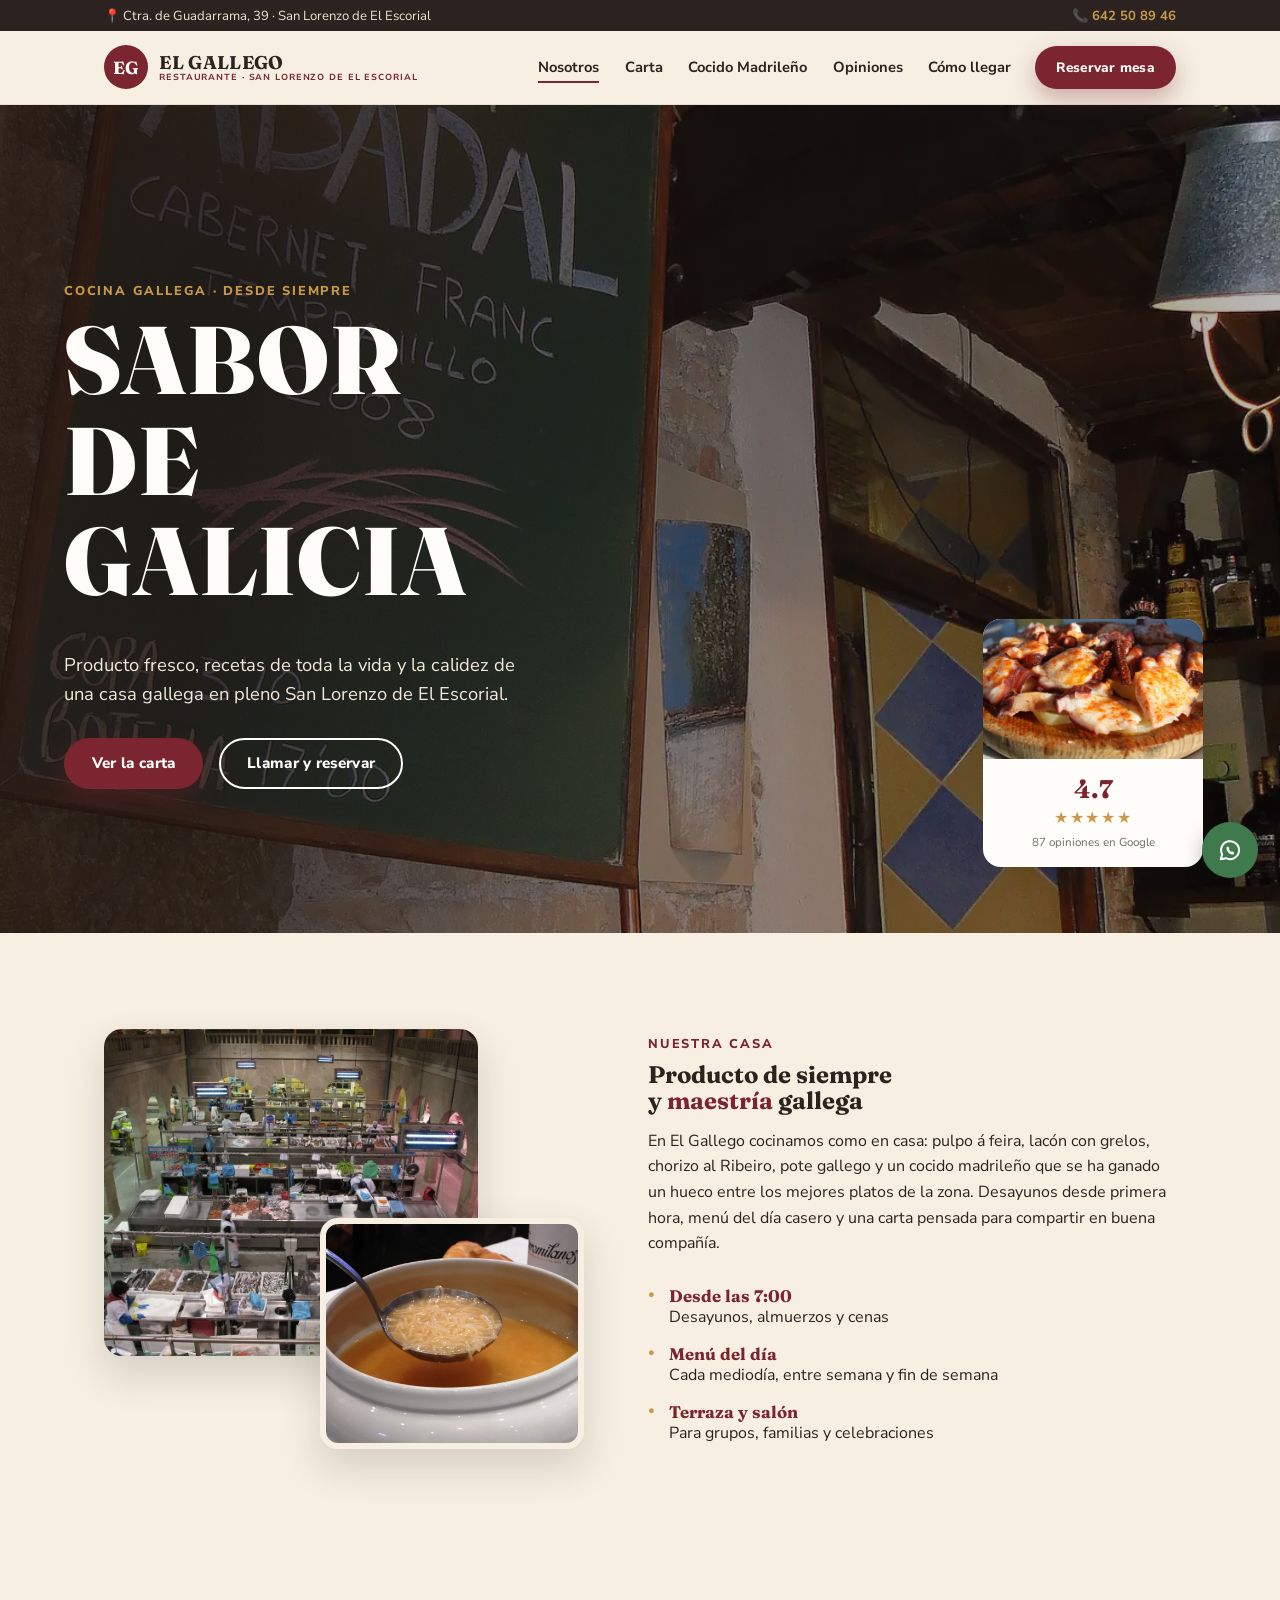
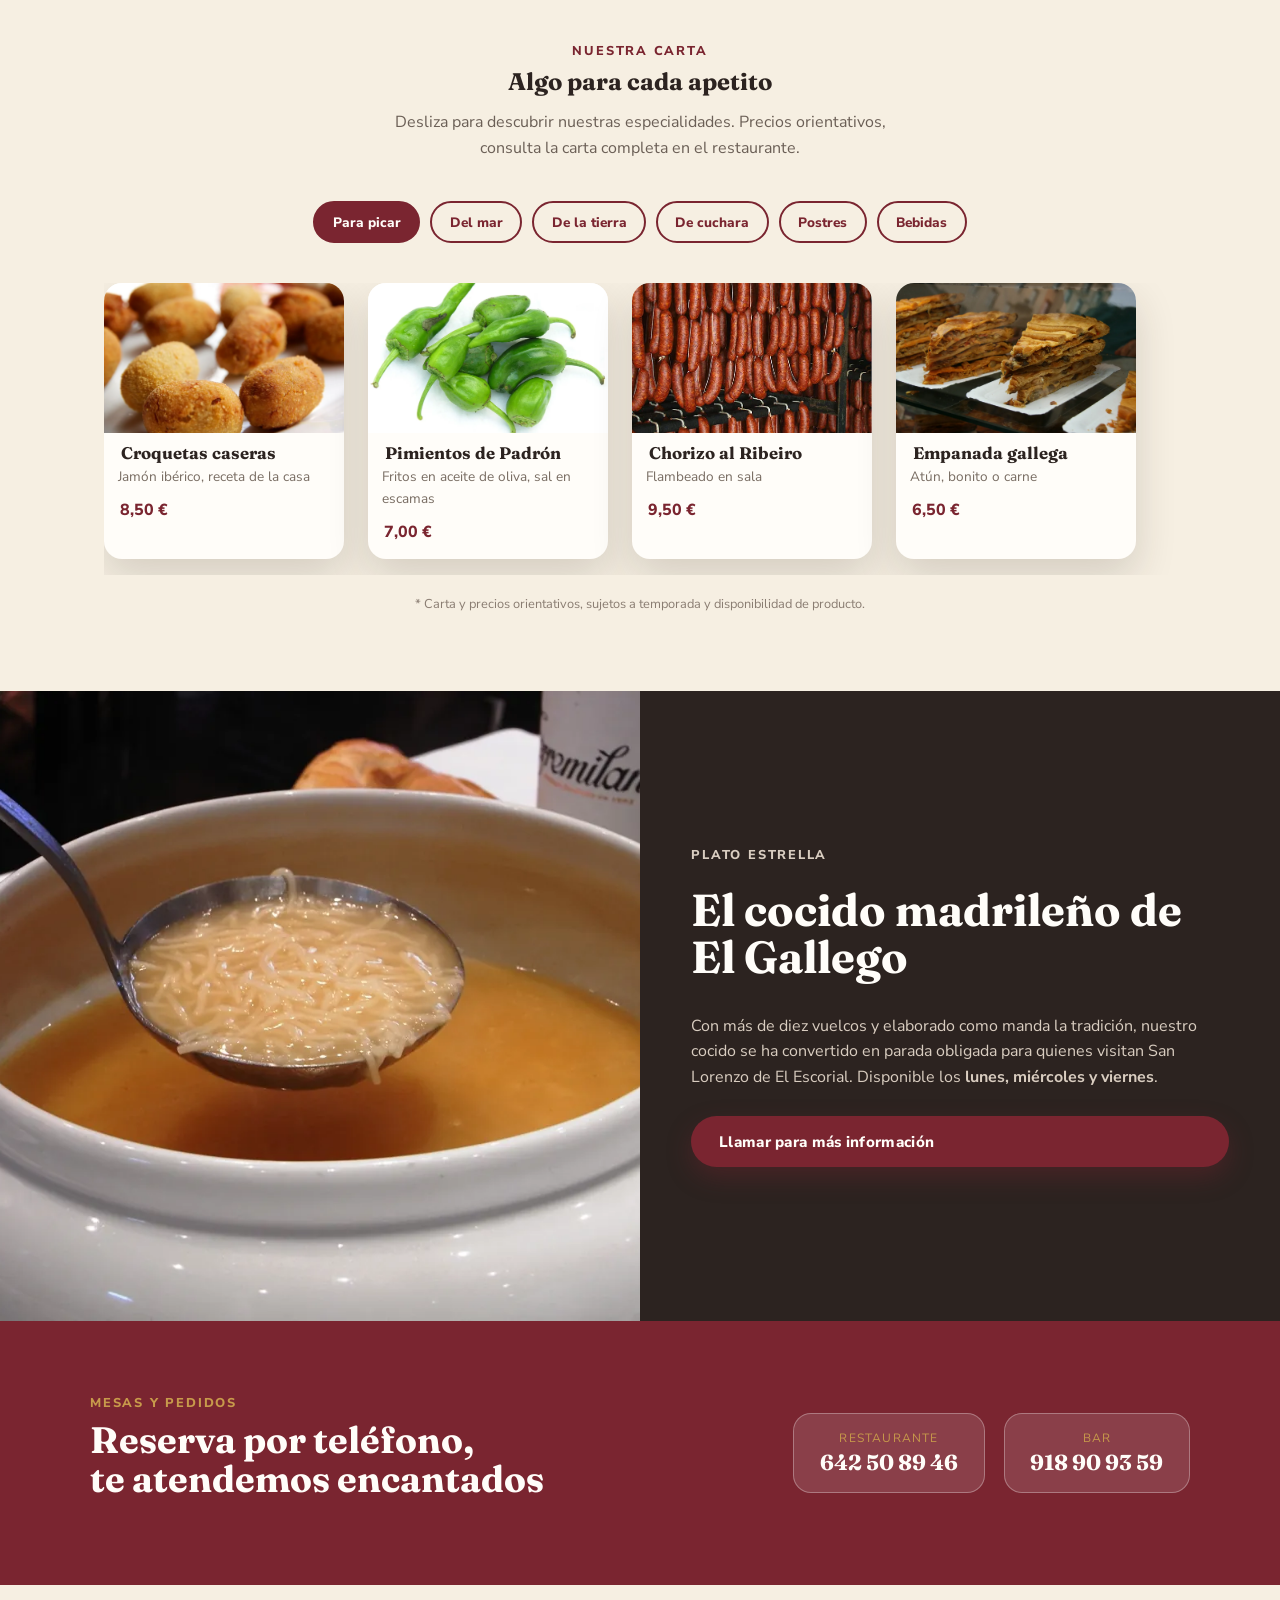
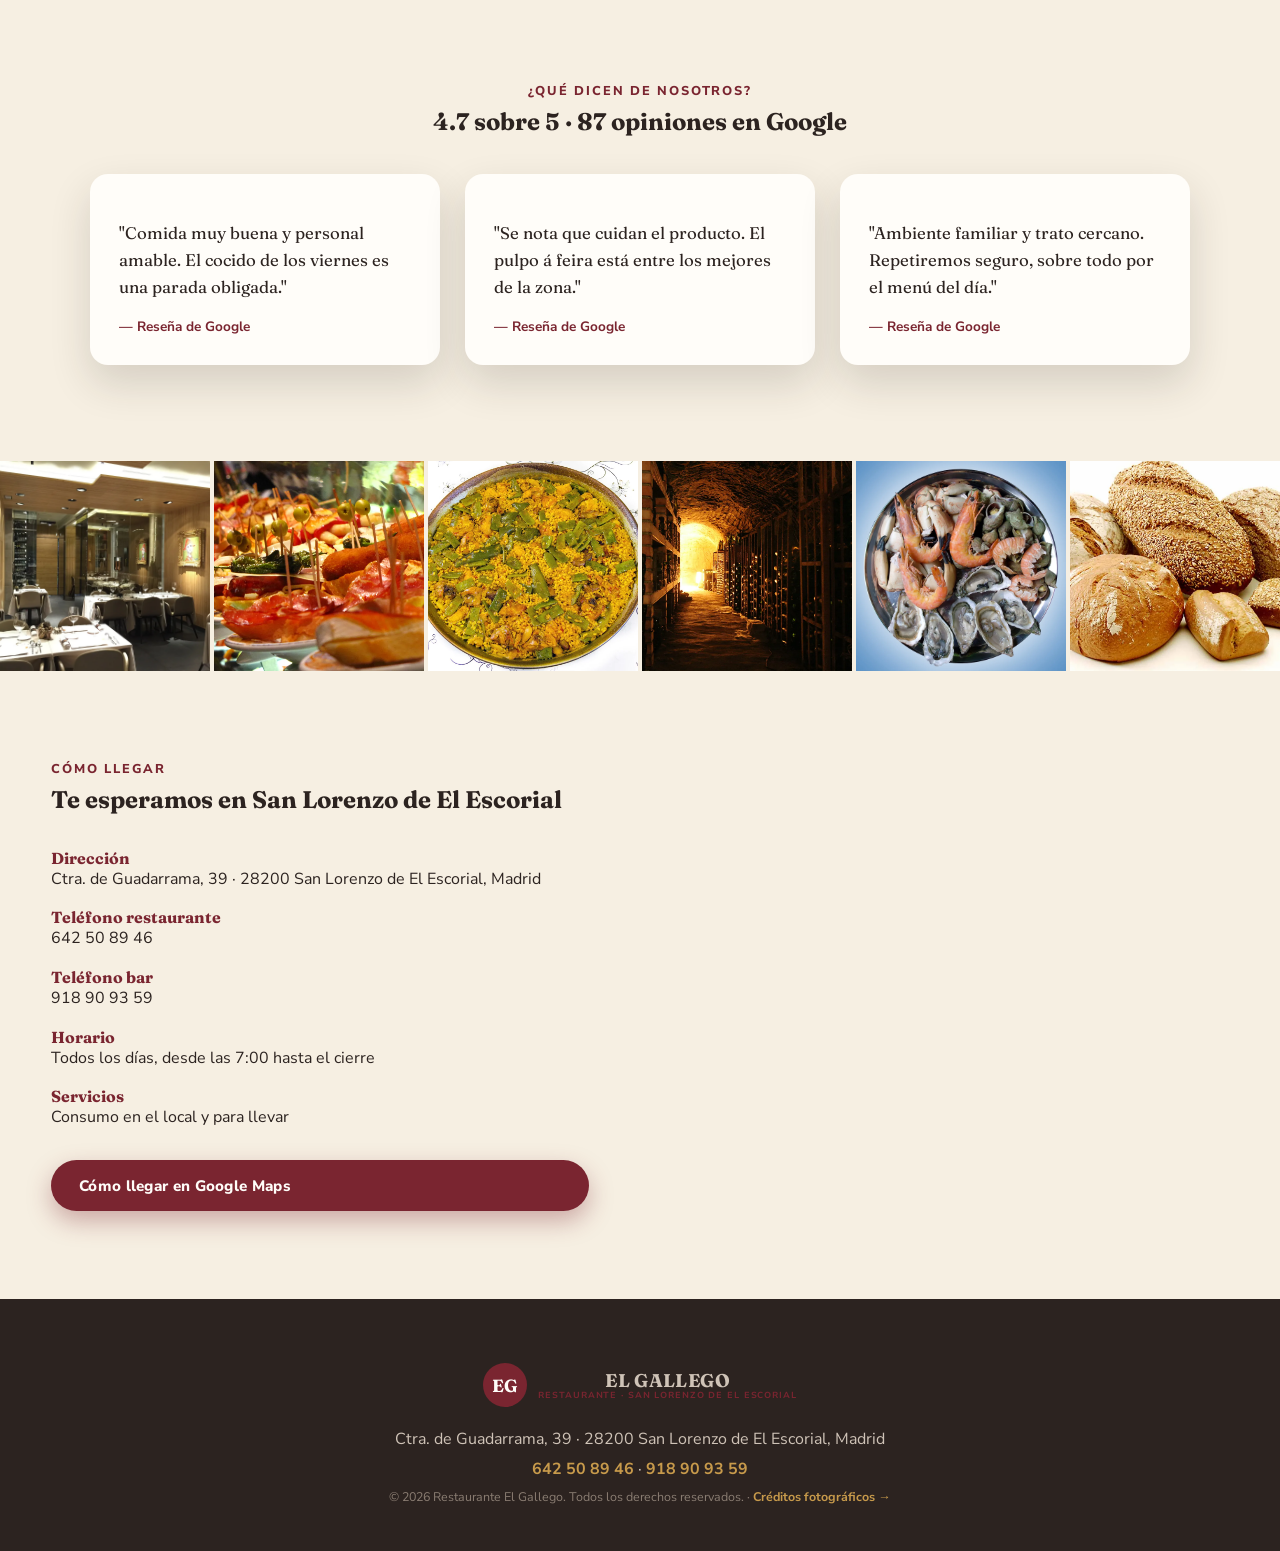
<file: index.html>
<!DOCTYPE html>
<html lang="es">
<head>
<meta charset="UTF-8">
<meta name="viewport" content="width=device-width, initial-scale=1.0">
<title>Restaurante El Gallego · San Lorenzo de El Escorial</title>
<meta name="description" content="Restaurante El Gallego en San Lorenzo de El Escorial. Cocina gallega y de siempre: pulpo á feira, cocido madrileño, menú del día y mucho más.">
<link rel="preconnect" href="https://fonts.googleapis.com">
<link rel="preconnect" href="https://fonts.gstatic.com" crossorigin>
<link href="https://fonts.googleapis.com/css2?family=Fraunces:opsz,wght@9..144,500;9..144,700;9..144,900&family=Nunito+Sans:wght@400;600;700;800&display=swap" rel="stylesheet">
<link rel="stylesheet" href="css/style.css">
<link rel="preload" as="image" href="assets/img/hero.webp" fetchpriority="high">
</head>
<body>

<div class="topbar">
  <div class="topbar__inner">
    <span>📍 Ctra. de Guadarrama, 39 · San Lorenzo de El Escorial</span>
    <a href="tel:+34642508946">📞 642 50 89 46</a>
  </div>
</div>

<header class="site-header" id="header">
  <div class="site-header__inner">
    <a href="#inicio" class="logo">
      <span class="logo__mark">EG</span>
      <span class="logo__text">EL GALLEGO<small>RESTAURANTE · SAN LORENZO DE EL ESCORIAL</small></span>
    </a>

    <nav class="nav" id="nav">
      <a href="#nosotros">Nosotros</a>
      <a href="#carta">Carta</a>
      <a href="#cocido">Cocido Madrileño</a>
      <a href="#opiniones">Opiniones</a>
      <a href="#localizacion">Cómo llegar</a>
    </nav>

    <a href="tel:+34642508946" class="btn btn--primary btn--nav">Reservar mesa</a>
    <button class="nav-toggle" id="navToggle" aria-label="Abrir menú">
      <span></span><span></span><span></span>
    </button>
  </div>
</header>

<main>

  <!-- HERO -->
  <section class="hero" id="inicio">
    <div class="hero__bg" style="background-image:url('assets/img/hero.webp')"></div>
    <div class="hero__scrim"></div>
    <div class="hero__content">
      <p class="eyebrow">Cocina gallega · desde siempre</p>
      <h1>SABOR<br>DE<br>GALICIA</h1>
      <p class="hero__lede">Producto fresco, recetas de toda la vida y la calidez de una casa gallega en pleno San Lorenzo de El Escorial.</p>
      <div class="hero__cta">
        <a href="#carta" class="btn btn--primary">Ver la carta</a>
        <a href="tel:+34642508946" class="btn btn--ghost">Llamar y reservar</a>
      </div>
    </div>
    <div class="hero__card">
      <div class="hero__card-img" style="background-image:url('assets/img/hero-card.webp')"></div>
      <div class="hero__rating">
        <strong>4.7</strong>
        <span class="stars">★★★★★</span>
        <small>87 opiniones en Google</small>
      </div>
    </div>
  </section>

  <!-- INTRO -->
  <section class="intro" id="nosotros">
    <div class="intro__media">
      <div class="intro__img intro__img--1" style="background-image:url('assets/img/intro-1.webp')"></div>
      <div class="intro__img intro__img--2" style="background-image:url('assets/img/intro-2.webp')"></div>
    </div>
    <div class="intro__text">
      <p class="eyebrow">Nuestra casa</p>
      <h2>Producto de siempre<br>y <em>maestría</em> gallega</h2>
      <p>En El Gallego cocinamos como en casa: pulpo á feira, lacón con grelos, chorizo al Ribeiro, pote gallego y un cocido madrileño que se ha ganado un hueco entre los mejores platos de la zona. Desayunos desde primera hora, menú del día casero y una carta pensada para compartir en buena compañía.</p>
      <ul class="intro__facts">
        <li><strong>Desde las 7:00</strong>Desayunos, almuerzos y cenas</li>
        <li><strong>Menú del día</strong>Cada mediodía, entre semana y fin de semana</li>
        <li><strong>Terraza y salón</strong>Para grupos, familias y celebraciones</li>
      </ul>
    </div>
  </section>

  <!-- CARTA -->
  <section class="menu-section" id="carta">
    <div class="section-head">
      <p class="eyebrow">Nuestra carta</p>
      <h2>Algo para cada apetito</h2>
      <p class="section-sub">Desliza para descubrir nuestras especialidades. Precios orientativos, consulta la carta completa en el restaurante.</p>
    </div>

    <div class="menu-tabs" id="menuTabs">
      <button class="menu-tab is-active" data-target="picar">Para picar</button>
      <button class="menu-tab" data-target="mar">Del mar</button>
      <button class="menu-tab" data-target="tierra">De la tierra</button>
      <button class="menu-tab" data-target="cuchara">De cuchara</button>
      <button class="menu-tab" data-target="postres">Postres</button>
      <button class="menu-tab" data-target="bebidas">Bebidas</button>
    </div>

    <div class="menu-track" id="menuTrack">

      <div class="dish-row" data-panel="picar">
        <article class="dish-card">
          <div class="dish-card__img" style="background-image:url('assets/img/dish-croquetas.webp')"></div>
          <h3>Croquetas caseras</h3><p>Jamón ibérico, receta de la casa</p><span class="price">8,50 €</span>
        </article>
        <article class="dish-card">
          <div class="dish-card__img" style="background-image:url('assets/img/dish-pimientos.webp')"></div>
          <h3>Pimientos de Padrón</h3><p>Fritos en aceite de oliva, sal en escamas</p><span class="price">7,00 €</span>
        </article>
        <article class="dish-card">
          <div class="dish-card__img" style="background-image:url('assets/img/dish-chorizo.webp')"></div>
          <h3>Chorizo al Ribeiro</h3><p>Flambeado en sala</p><span class="price">9,50 €</span>
        </article>
        <article class="dish-card">
          <div class="dish-card__img" style="background-image:url('assets/img/dish-empanada.webp')"></div>
          <h3>Empanada gallega</h3><p>Atún, bonito o carne</p><span class="price">6,50 €</span>
        </article>
      </div>

      <div class="dish-row" data-panel="mar" hidden>
        <article class="dish-card">
          <div class="dish-card__img" style="background-image:url('assets/img/dish-pulpo.webp')"></div>
          <h3>Pulpo á feira</h3><p>Pimentón de la Vera, patata cocida</p><span class="price">18,00 €</span>
        </article>
        <article class="dish-card">
          <div class="dish-card__img" style="background-image:url('assets/img/dish-zamburinas.webp')"></div>
          <h3>Zamburiñas a la plancha</h3><p>Ajo y perejil</p><span class="price">14,50 €</span>
        </article>
        <article class="dish-card">
          <div class="dish-card__img" style="background-image:url('assets/img/dish-merluza.webp')"></div>
          <h3>Merluza a la gallega</h3><p>Con patata y pimentón</p><span class="price">16,00 €</span>
        </article>
        <article class="dish-card">
          <div class="dish-card__img" style="background-image:url('assets/img/dish-calamares.webp')"></div>
          <h3>Calamares fritos</h3><p>Con alioli casero</p><span class="price">13,00 €</span>
        </article>
      </div>

      <div class="dish-row" data-panel="tierra" hidden>
        <article class="dish-card">
          <div class="dish-card__img" style="background-image:url('assets/img/dish-codillo.webp')"></div>
          <h3>Codillo a la gallega</h3><p>Con grelos y patata</p><span class="price">15,50 €</span>
        </article>
        <article class="dish-card">
          <div class="dish-card__img" style="background-image:url('assets/img/dish-entrecot.webp')"></div>
          <h3>Entrecot a la piedra</h3><p>Ternera gallega, se cocina en tu mesa</p><span class="price">19,50 €</span>
        </article>
        <article class="dish-card">
          <div class="dish-card__img" style="background-image:url('assets/img/dish-secreto.webp')"></div>
          <h3>Secreto ibérico</h3><p>A la plancha, pimientos asados</p><span class="price">14,50 €</span>
        </article>
        <article class="dish-card">
          <div class="dish-card__img" style="background-image:url('assets/img/dish-judiones.webp')"></div>
          <h3>Judiones con matanza</h3><p>Guiso de la abuela</p><span class="price">13,00 €</span>
        </article>
      </div>

      <div class="dish-row" data-panel="cuchara" hidden>
        <article class="dish-card dish-card--star">
          <div class="dish-card__img" style="background-image:url('assets/img/dish-cocido.webp')"></div>
          <span class="dish-card__tag">Solo lunes, miércoles y viernes</span>
          <h3>Cocido madrileño</h3><p>Más de 10 vuelcos, receta tradicional</p><span class="price">16,00 €</span>
        </article>
        <article class="dish-card">
          <div class="dish-card__img" style="background-image:url('assets/img/dish-pote.webp')"></div>
          <h3>Pote gallego</h3><p>Grelos, patata, chorizo y lacón</p><span class="price">12,50 €</span>
        </article>
        <article class="dish-card">
          <div class="dish-card__img" style="background-image:url('assets/img/dish-lentejas.webp')"></div>
          <h3>Lentejas caseras</h3><p>Con chorizo y morcilla</p><span class="price">10,50 €</span>
        </article>
      </div>

      <div class="dish-row" data-panel="postres" hidden>
        <article class="dish-card">
          <div class="dish-card__img" style="background-image:url('assets/img/dish-tarta-santiago.webp')"></div>
          <h3>Tarta de Santiago</h3><p>Receta tradicional con almendra</p><span class="price">5,50 €</span>
        </article>
        <article class="dish-card">
          <div class="dish-card__img" style="background-image:url('assets/img/dish-filloas.webp')"></div>
          <h3>Filloas caseras</h3><p>Con crema o chocolate</p><span class="price">5,00 €</span>
        </article>
        <article class="dish-card">
          <div class="dish-card__img" style="background-image:url('assets/img/dish-flan.webp')"></div>
          <h3>Flan casero</h3><p>Con un toque de caramelo</p><span class="price">4,50 €</span>
        </article>
      </div>

      <div class="dish-row" data-panel="bebidas" hidden>
        <article class="dish-card">
          <div class="dish-card__img" style="background-image:url('assets/img/dish-ribeiro.webp')"></div>
          <h3>Ribeiro D.O.</h3><p>Copa o botella</p><span class="price">Desde 3,50 €</span>
        </article>
        <article class="dish-card">
          <div class="dish-card__img" style="background-image:url('assets/img/dish-cerveza.webp')"></div>
          <h3>Cerveza de grifo</h3><p>Caña o tercio</p><span class="price">2,20 €</span>
        </article>
        <article class="dish-card">
          <div class="dish-card__img" style="background-image:url('assets/img/dish-cafe.webp')"></div>
          <h3>Café de sobremesa</h3><p>Solo, cortado o con leche</p><span class="price">1,50 €</span>
        </article>
      </div>

    </div>

    <p class="menu-note">* Carta y precios orientativos, sujetos a temporada y disponibilidad de producto.</p>
  </section>

  <!-- COCIDO CALLOUT -->
  <section class="callout" id="cocido">
    <div class="callout__img" style="background-image:url('assets/img/dish-cocido.webp')"></div>
    <div class="callout__text">
      <p class="eyebrow">Plato estrella</p>
      <h2>El cocido madrileño de El Gallego</h2>
      <p>Con más de diez vuelcos y elaborado como manda la tradición, nuestro cocido se ha convertido en parada obligada para quienes visitan San Lorenzo de El Escorial. Disponible los <strong>lunes, miércoles y viernes</strong>.</p>
      <a href="tel:+34642508946" class="btn btn--primary">Llamar para más información</a>
    </div>
  </section>

  <!-- LLAMADA / RESERVA -->
  <section class="call-cta">
    <div class="call-cta__inner">
      <div>
        <p class="eyebrow eyebrow--light">Mesas y pedidos</p>
        <h2>Reserva por teléfono,<br>te atendemos encantados</h2>
      </div>
      <div class="call-cta__numbers">
        <a href="tel:+34642508946" class="call-cta__number">
          <span>Restaurante</span>
          <strong>642 50 89 46</strong>
        </a>
        <a href="tel:+34918909359" class="call-cta__number">
          <span>Bar</span>
          <strong>918 90 93 59</strong>
        </a>
      </div>
    </div>
  </section>

  <!-- OPINIONES -->
  <section class="reviews" id="opiniones">
    <div class="section-head">
      <p class="eyebrow">¿Qué dicen de nosotros?</p>
      <h2>4.7 sobre 5 · 87 opiniones en Google</h2>
    </div>
    <div class="reviews__grid">
      <blockquote class="review-card">
        <p>"Comida muy buena y personal amable. El cocido de los viernes es una parada obligada."</p>
        <cite>— Reseña de Google</cite>
      </blockquote>
      <blockquote class="review-card">
        <p>"Se nota que cuidan el producto. El pulpo á feira está entre los mejores de la zona."</p>
        <cite>— Reseña de Google</cite>
      </blockquote>
      <blockquote class="review-card">
        <p>"Ambiente familiar y trato cercano. Repetiremos seguro, sobre todo por el menú del día."</p>
        <cite>— Reseña de Google</cite>
      </blockquote>
    </div>
  </section>

  <!-- GALERIA -->
  <section class="gallery">
    <div class="gallery__item" style="background-image:url('assets/img/gallery-1.webp')"></div>
    <div class="gallery__item" style="background-image:url('assets/img/gallery-2.webp')"></div>
    <div class="gallery__item" style="background-image:url('assets/img/gallery-3.webp')"></div>
    <div class="gallery__item" style="background-image:url('assets/img/gallery-4.webp')"></div>
    <div class="gallery__item" style="background-image:url('assets/img/gallery-5.webp')"></div>
    <div class="gallery__item" style="background-image:url('assets/img/gallery-6.webp')"></div>
  </section>

  <!-- LOCALIZACION -->
  <section class="location" id="localizacion">
    <div class="location__info">
      <p class="eyebrow">Cómo llegar</p>
      <h2>Te esperamos en San Lorenzo de El Escorial</h2>
      <ul class="location__list">
        <li><strong>Dirección</strong>Ctra. de Guadarrama, 39 · 28200 San Lorenzo de El Escorial, Madrid</li>
        <li><strong>Teléfono restaurante</strong><a href="tel:+34642508946">642 50 89 46</a></li>
        <li><strong>Teléfono bar</strong><a href="tel:+34918909359">918 90 93 59</a></li>
        <li><strong>Horario</strong>Todos los días, desde las 7:00 hasta el cierre</li>
        <li><strong>Servicios</strong>Consumo en el local y para llevar</li>
      </ul>
      <a href="https://www.google.com/maps/dir/?api=1&destination=Restaurante+El+Gallego+Carretera+de+Guadarrama+39+San+Lorenzo+de+El+Escorial" target="_blank" rel="noopener" class="btn btn--primary">Cómo llegar en Google Maps</a>
    </div>
    <div class="location__map">
      <iframe
        title="Mapa Restaurante El Gallego"
        src="https://www.google.com/maps?q=Restaurante+El+Gallego,+Carretera+de+Guadarrama+39,+San+Lorenzo+de+El+Escorial&output=embed"
        loading="lazy"
        referrerpolicy="no-referrer-when-downgrade">
      </iframe>
    </div>
  </section>

</main>

<footer class="site-footer">
  <div class="site-footer__inner">
    <div class="logo logo--footer">
      <span class="logo__mark">EG</span>
      <span class="logo__text">EL GALLEGO<small>RESTAURANTE · SAN LORENZO DE EL ESCORIAL</small></span>
    </div>
    <p>Ctra. de Guadarrama, 39 · 28200 San Lorenzo de El Escorial, Madrid</p>
    <p><a href="tel:+34642508946">642 50 89 46</a> · <a href="tel:+34918909359">918 90 93 59</a></p>
    <p class="site-footer__copy">© 2026 Restaurante El Gallego. Todos los derechos reservados. · <a href="creditos.html">Créditos fotográficos →</a></p>
  </div>
</footer>

<a class="wa-float" href="https://wa.me/34642508946" target="_blank" rel="noopener" aria-label="Escribir por WhatsApp">
  <span class="wa-tip">Escríbenos por WhatsApp</span>
  <svg viewBox="0 0 24 24" fill="none" xmlns="http://www.w3.org/2000/svg" aria-hidden="true">
    <path d="M4 20l1.3-4.2A7.7 7.7 0 1 1 8.6 19L4 20Z" stroke="currentColor" stroke-width="1.7" stroke-linejoin="round"/>
    <path d="M9 10.2c0 3 2.6 5.6 5.6 5.6.5 0 1-.6.8-1.1l-.4-1a.8.8 0 0 0-.9-.4l-1 .3c-.7-.4-1.6-1.3-2-2l.3-1a.8.8 0 0 0-.4-.9l-1-.4c-.5-.2-1 .3-1 .9Z" fill="currentColor"/>
  </svg>
</a>

<script src="js/main.js"></script>
</body>
</html>
</file>
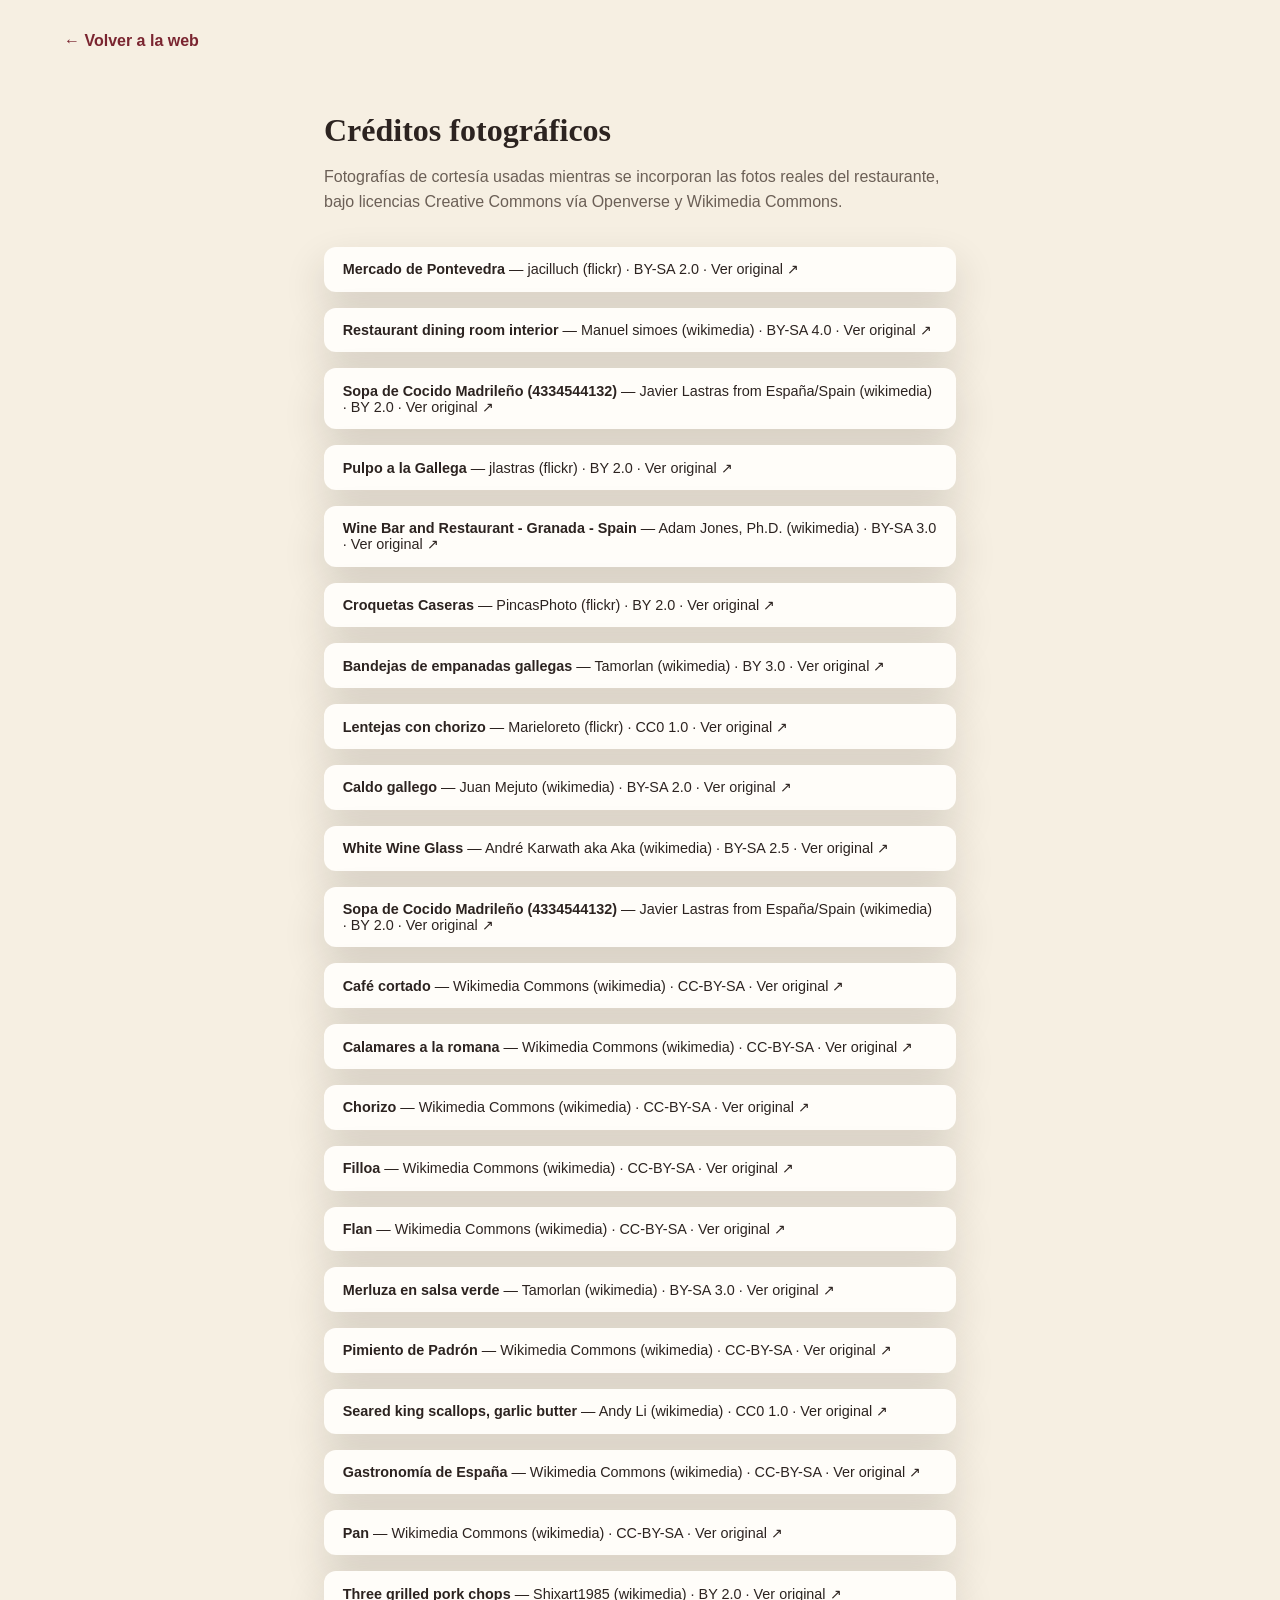
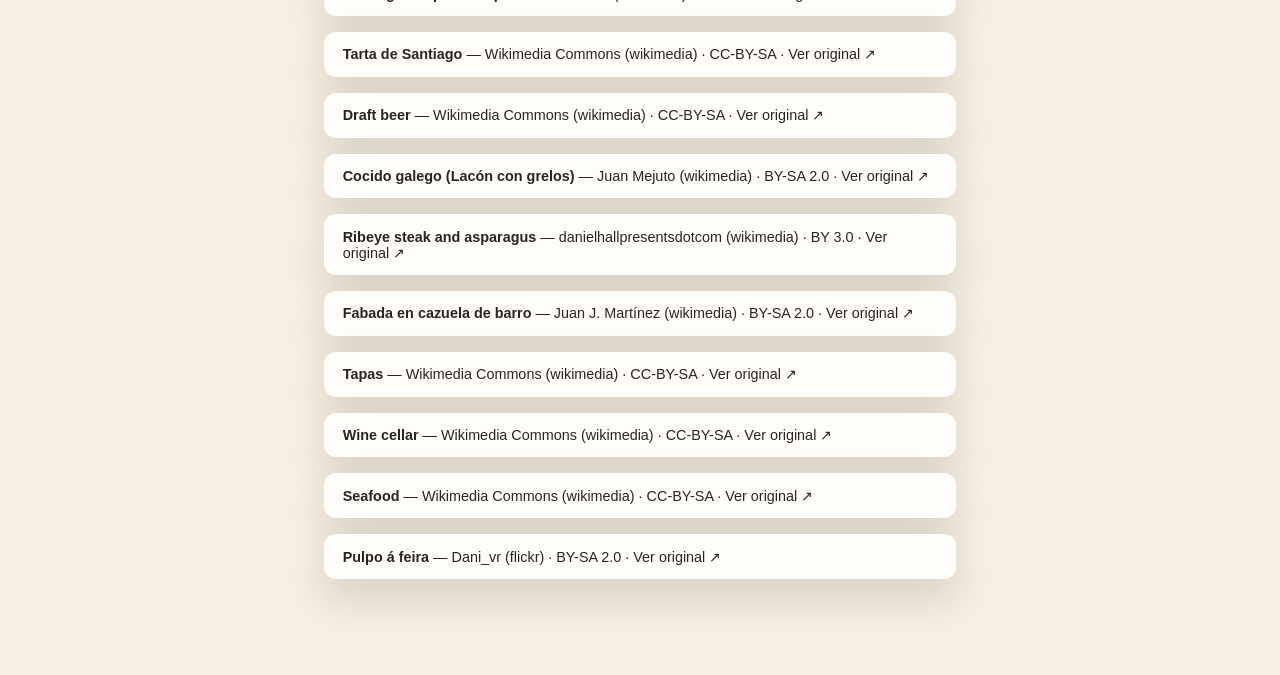
<file: creditos.html>
<!doctype html>
<html lang="es">
<head>
<meta charset="utf-8">
<meta name="viewport" content="width=device-width, initial-scale=1.0">
<title>Créditos fotográficos · Restaurante El Gallego</title>
<link rel="stylesheet" href="css/style.css">
<style>
  .credits-main{max-width:760px;margin:0 auto;padding:4em 5% 6em;}
  .credits-main h1{margin-bottom:.3em;}
  .credits-main > p{color:#6b5f56;margin-bottom:2em;}
  .credits-list{display:grid;gap:1em;}
  .credits-list li{background:var(--white);border-radius:12px;padding:1em 1.3em;box-shadow:var(--shadow);font-size:.9rem;}
  .credits-back{display:inline-block;margin:2em 5% 0;font-weight:700;color:var(--wine);}
</style>
</head>
<body>
<a class="credits-back" href="index.html">← Volver a la web</a>
<main class="credits-main">
  <h1>Créditos fotográficos</h1>
  <p>Fotografías de cortesía usadas mientras se incorporan las fotos reales del restaurante, bajo licencias Creative Commons vía <a href="https://openverse.org" target="_blank" rel="noopener">Openverse</a> y <a href="https://commons.wikimedia.org" target="_blank" rel="noopener">Wikimedia Commons</a>.</p>
  <ul class="credits-list" data-credits></ul>
</main>
<script defer src="lib/credits-render.js"></script>
</body>
</html>
</file>
<file: css/style.css>
/* ---------- Tokens ---------- */
:root{
  --cream:#f6efe2;
  --cream-2:#efe4d0;
  --ink:#2c2320;
  --wine:#7a2530;
  --wine-dark:#5c1c25;
  --gold:#c79a4b;
  --green:#41533f;
  --white:#fffdf9;
  --radius:18px;
  --shadow:0 18px 40px rgba(44,35,32,.16);
  --font-display:'Fraunces', serif;
  --font-body:'Nunito Sans', sans-serif;
  --whatsapp:#3f7a4d;
}

*{box-sizing:border-box;}
html{scroll-behavior:smooth;}
section[id]{scroll-margin-top:90px;}
body{
  margin:0;
  font-family:var(--font-body);
  color:var(--ink);
  background:var(--cream);
  overflow-x:hidden;
}
img{max-width:100%;display:block;}
a{color:inherit;text-decoration:none;}
h1,h2,h3{font-family:var(--font-display);margin:0 0 .4em;line-height:1.05;}
p{line-height:1.6;}
ul{list-style:none;margin:0;padding:0;}

.eyebrow{
  font-family:var(--font-body);
  font-weight:800;
  letter-spacing:.14em;
  text-transform:uppercase;
  color:var(--wine);
  font-size:.8rem;
  margin:0 0 .6em;
}
.eyebrow--light{color:var(--gold);}

.btn{
  display:inline-block;
  padding:.9em 1.7em;
  border-radius:999px;
  font-weight:800;
  font-size:.95rem;
  letter-spacing:.02em;
  transition:transform .18s ease, box-shadow .18s ease, background .18s ease;
  border:2px solid transparent;
}
.btn:hover{transform:translateY(-2px);}
.btn--primary{background:var(--wine);color:var(--white);box-shadow:0 10px 24px rgba(122,37,48,.35);}
.btn--primary:hover{background:var(--wine-dark);}
.btn--ghost{border-color:var(--white);color:var(--white);}
.btn--ghost:hover{background:rgba(255,255,255,.12);}
.btn--nav{padding:.7em 1.4em;font-size:.85rem;}

/* ---------- Topbar ---------- */
.topbar{background:var(--ink);color:var(--cream-2);font-size:.82rem;}
.topbar__inner{
  max-width:1200px;margin:0 auto;padding:.5em 5%;
  display:flex;justify-content:space-between;gap:1em;flex-wrap:wrap;
}
.topbar a{font-weight:700;color:var(--gold);}

/* ---------- Header ---------- */
.site-header{
  position:sticky;top:0;z-index:50;
  background:rgba(246,239,226,.92);
  backdrop-filter:blur(8px);
  border-bottom:1px solid rgba(44,35,32,.08);
}
.site-header__inner{
  max-width:1200px;margin:0 auto;padding:.9em 5%;
  display:flex;align-items:center;gap:1.5em;
}
.logo{display:flex;align-items:center;gap:.7em;margin-right:auto;}
.logo__mark{
  width:44px;height:44px;border-radius:50%;
  background:var(--wine);color:var(--white);
  display:flex;align-items:center;justify-content:center;
  font-family:var(--font-display);font-weight:700;font-size:1.1rem;
  flex-shrink:0;
}
.logo__text{
  font-family:var(--font-display);font-weight:700;font-size:1.15rem;
  letter-spacing:.02em;line-height:1.1;
}
.logo__text small{
  display:block;font-family:var(--font-body);font-weight:700;
  font-size:.55rem;letter-spacing:.1em;color:var(--wine);
  text-transform:uppercase;
}
.nav{display:flex;gap:1.6em;}
.nav a{font-weight:700;font-size:.92rem;position:relative;}
.nav a::after{
  content:"";position:absolute;left:0;bottom:-6px;width:0;height:2px;
  background:var(--wine);transition:width .2s ease;
}
.nav a:hover::after,.nav a.active::after{width:100%;}

.nav-toggle{
  display:none;flex-direction:column;justify-content:center;gap:5px;
  width:38px;height:38px;border:none;background:none;cursor:pointer;
}
.nav-toggle span{height:2px;background:var(--ink);border-radius:2px;}

/* ---------- Hero ---------- */
.hero{
  position:relative;min-height:92vh;display:flex;align-items:center;
  padding:6em 5% 4em;color:var(--white);overflow:hidden;
}
.hero__bg{
  position:absolute;inset:0;background-size:cover;background-position:center;
  transform:scale(1.05);
}
.hero__scrim{
  position:absolute;inset:0;
  background:linear-gradient(100deg, rgba(28,18,16,.86) 20%, rgba(28,18,16,.55) 55%, rgba(28,18,16,.25) 100%);
}
.hero__content{position:relative;max-width:640px;}
.hero .eyebrow{color:var(--gold);}
.hero h1{
  font-size:clamp(3.2rem,8vw,6rem);
  font-weight:900;
  letter-spacing:.01em;
}
.hero__lede{font-size:1.15rem;max-width:480px;color:#f3e9dc;margin-bottom:1.6em;}
.hero__cta{display:flex;gap:1em;flex-wrap:wrap;}

.hero__card{
  position:absolute;right:6%;bottom:8%;
  width:220px;background:var(--white);border-radius:var(--radius);
  box-shadow:var(--shadow);overflow:hidden;color:var(--ink);
}
.hero__card-img{height:140px;background-size:cover;background-position:center;}
.hero__rating{padding:.9em 1em;text-align:center;}
.hero__rating strong{font-family:var(--font-display);font-size:1.6rem;color:var(--wine);}
.stars{display:block;color:var(--gold);letter-spacing:.1em;margin:.1em 0;}
.hero__rating small{font-size:.72rem;color:#786c62;}

/* ---------- Intro ---------- */
.intro{
  max-width:1200px;margin:0 auto;padding:6em 5%;
  display:grid;grid-template-columns:1fr 1.1fr;gap:4em;align-items:center;
}
.intro__media{position:relative;height:420px;}
.intro__img{
  position:absolute;background-size:cover;background-position:center;
  border-radius:var(--radius);box-shadow:var(--shadow);
}
.intro__img--1{width:78%;height:78%;top:0;left:0;}
.intro__img--2{width:55%;height:55%;bottom:0;right:0;border:6px solid var(--cream);}
.intro__text h2 em{color:var(--wine);font-style:normal;}
.intro__facts{margin-top:1.8em;display:grid;gap:1em;}
.intro__facts li{
  padding-left:1.3em;position:relative;
}
.intro__facts li::before{
  content:"●";color:var(--gold);position:absolute;left:0;top:.1em;font-size:.7em;
}
.intro__facts strong{display:block;font-family:var(--font-display);font-size:1.05rem;color:var(--wine);}

/* ---------- Section head ---------- */
.section-head{max-width:640px;margin:0 auto 2.5em;padding:0 5%;text-align:center;}
.section-sub{color:#6b5f56;}

/* ---------- Menu ---------- */
.menu-section{padding:6em 0 4em;}
.menu-tabs{
  display:flex;gap:.6em;justify-content:center;flex-wrap:wrap;
  padding:0 5%;margin-bottom:2.5em;
}
.menu-tab{
  font-family:var(--font-body);font-weight:800;font-size:.85rem;
  padding:.7em 1.3em;border-radius:999px;border:2px solid var(--wine);
  background:transparent;color:var(--wine);cursor:pointer;transition:all .2s ease;
}
.menu-tab.is-active,.menu-tab:hover{background:var(--wine);color:var(--white);}

.menu-track{padding:0 5%;max-width:1200px;margin:0 auto;}
.dish-row{
  display:flex;gap:1.5em;overflow-x:auto;padding-bottom:1em;
  scroll-snap-type:x proximity;
}
.dish-row[hidden]{display:none;}
.dish-row::-webkit-scrollbar{height:8px;}
.dish-row::-webkit-scrollbar-thumb{background:var(--cream-2);border-radius:8px;}

.dish-card{
  flex:0 0 240px;background:var(--white);border-radius:var(--radius);
  box-shadow:var(--shadow);overflow:hidden;scroll-snap-align:start;
  position:relative;
}
.dish-card__img{height:150px;background-size:cover;background-position:center;}
.dish-card h3{font-size:1.05rem;margin:.7em 1em .2em;}
.dish-card p{font-size:.85rem;color:#786c62;margin:0 1em .8em;}
.dish-card .price{
  display:block;margin:0 1em 1em;font-weight:800;color:var(--wine);
}
.dish-card--star{border:2px solid var(--gold);}
.dish-card__tag{
  position:absolute;top:10px;left:10px;background:var(--gold);color:var(--ink);
  font-size:.68rem;font-weight:800;padding:.3em .7em;border-radius:999px;
}
.menu-note{text-align:center;color:#8a7d72;font-size:.8rem;margin-top:1.5em;padding:0 5%;}

/* ---------- Callout (cocido) ---------- */
.callout{
  display:grid;grid-template-columns:1fr 1fr;min-height:70vh;
}
.callout__img{background-size:cover;background-position:center;}
.callout__text{
  background:var(--ink);color:var(--cream);
  display:flex;flex-direction:column;justify-content:center;
  padding:5em 8%;
}
.callout__text h2{color:var(--white);font-size:clamp(2rem,3.5vw,2.8rem);}
.callout__text p{color:#d9cdc0;margin-bottom:1.6em;}

/* ---------- Call CTA ---------- */
.call-cta{background:var(--wine);color:var(--white);padding:4.5em 5%;}
.call-cta__inner{
  max-width:1100px;margin:0 auto;
  display:flex;justify-content:space-between;align-items:center;gap:2em;flex-wrap:wrap;
}
.call-cta h2{color:var(--white);font-size:clamp(1.7rem,3vw,2.3rem);}
.call-cta__numbers{display:flex;gap:1.2em;flex-wrap:wrap;}
.call-cta__number{
  background:rgba(255,255,255,.12);border:1px solid rgba(255,255,255,.3);
  border-radius:var(--radius);padding:1em 1.6em;text-align:center;min-width:170px;
  transition:background .2s ease;
}
.call-cta__number:hover{background:rgba(255,255,255,.22);}
.call-cta__number span{display:block;font-size:.75rem;text-transform:uppercase;letter-spacing:.1em;color:var(--gold);margin-bottom:.3em;}
.call-cta__number strong{font-family:var(--font-display);font-size:1.35rem;}

/* ---------- Reviews ---------- */
.reviews{padding:6em 5%;}
.reviews__grid{
  max-width:1100px;margin:0 auto;display:grid;grid-template-columns:repeat(3,1fr);gap:1.6em;
}
.review-card{
  background:var(--white);border-radius:var(--radius);box-shadow:var(--shadow);
  padding:1.8em;margin:0;
}
.review-card p{font-family:var(--font-display);font-size:1.05rem;color:var(--ink);}
.review-card cite{display:block;margin-top:1em;font-style:normal;font-weight:700;color:var(--wine);font-size:.85rem;}

/* ---------- Gallery ---------- */
.gallery{
  display:grid;grid-template-columns:repeat(6,1fr);gap:4px;
}
.gallery__item{aspect-ratio:1/1;background-size:cover;background-position:center;}

/* ---------- Location ---------- */
.location{
  display:grid;grid-template-columns:1fr 1fr;gap:0;
}
.location__info{padding:5.5em 8%;display:flex;flex-direction:column;justify-content:center;}
.location__list{margin:1.6em 0 2em;display:grid;gap:1.1em;}
.location__list strong{display:block;font-family:var(--font-display);color:var(--wine);font-size:1rem;}
.location__map{min-height:420px;}
.location__map iframe{width:100%;height:100%;min-height:420px;border:0;}

/* ---------- Footer ---------- */
.site-footer{background:var(--ink);color:#cfc3b7;padding:4em 5% 2.5em;}
.site-footer__inner{max-width:900px;margin:0 auto;text-align:center;}
.logo--footer{justify-content:center;margin-bottom:1.2em;}
.site-footer a{color:var(--gold);font-weight:700;}
.site-footer p{margin:.3em 0;}
.site-footer__copy{margin-top:1.5em;font-size:.78rem;color:#8a7d72;}

/* ---------- WhatsApp flotante ---------- */
.wa-float{
  position:fixed;right:22px;bottom:22px;z-index:60;
  display:flex;align-items:center;justify-content:center;
  width:56px;height:56px;border-radius:50%;
  background:var(--whatsapp);color:#fff;
  box-shadow:0 6px 20px rgba(0,0,0,.28);
  transition:transform .15s ease, box-shadow .15s ease;
}
.wa-float:hover{transform:translateY(-2px) scale(1.04);box-shadow:0 10px 26px rgba(0,0,0,.32);}
.wa-float svg{width:28px;height:28px;}
.wa-float .wa-tip{
  position:absolute;right:68px;top:50%;
  transform:translateY(-50%) translateX(6px);
  background:var(--ink);color:var(--cream);
  font-weight:600;font-size:.86rem;white-space:nowrap;
  padding:8px 14px;border-radius:6px;
  opacity:0;pointer-events:none;
  transition:opacity .15s ease, transform .15s ease;
}
.wa-float .wa-tip::after{
  content:"";position:absolute;left:100%;top:50%;
  transform:translateY(-50%);
  border:6px solid transparent;border-left-color:var(--ink);
}
.wa-float:hover .wa-tip,.wa-float:focus-visible .wa-tip{
  opacity:1;transform:translateY(-50%) translateX(0);
}
@media (max-width:640px){
  .wa-float{right:16px;bottom:16px;width:52px;height:52px;}
  .wa-float svg{width:26px;height:26px;}
  .wa-float .wa-tip{display:none;}
}

/* ---------- Responsive ---------- */
@media (max-width: 900px){
  .nav{
    position:fixed;top:70px;left:0;right:0;background:var(--cream);
    flex-direction:column;padding:1.5em 8%;gap:1.2em;
    transform:translateY(-130%);transition:transform .25s ease;
    box-shadow:var(--shadow);
  }
  .nav.is-open{transform:translateY(0);}
  .nav-toggle{display:flex;}
  .btn--nav{display:none;}

  .intro{grid-template-columns:1fr;}
  .intro__media{height:320px;margin-bottom:1em;}

  .callout{grid-template-columns:1fr;}
  .callout__img{min-height:280px;}

  .reviews__grid{grid-template-columns:1fr;}

  .gallery{grid-template-columns:repeat(3,1fr);}

  .location{grid-template-columns:1fr;}

  .hero__card{display:none;}
}

@media (max-width: 560px){
  .hero{min-height:100vh;padding-top:5em;}
  .topbar__inner{font-size:.72rem;}
}
</file>
